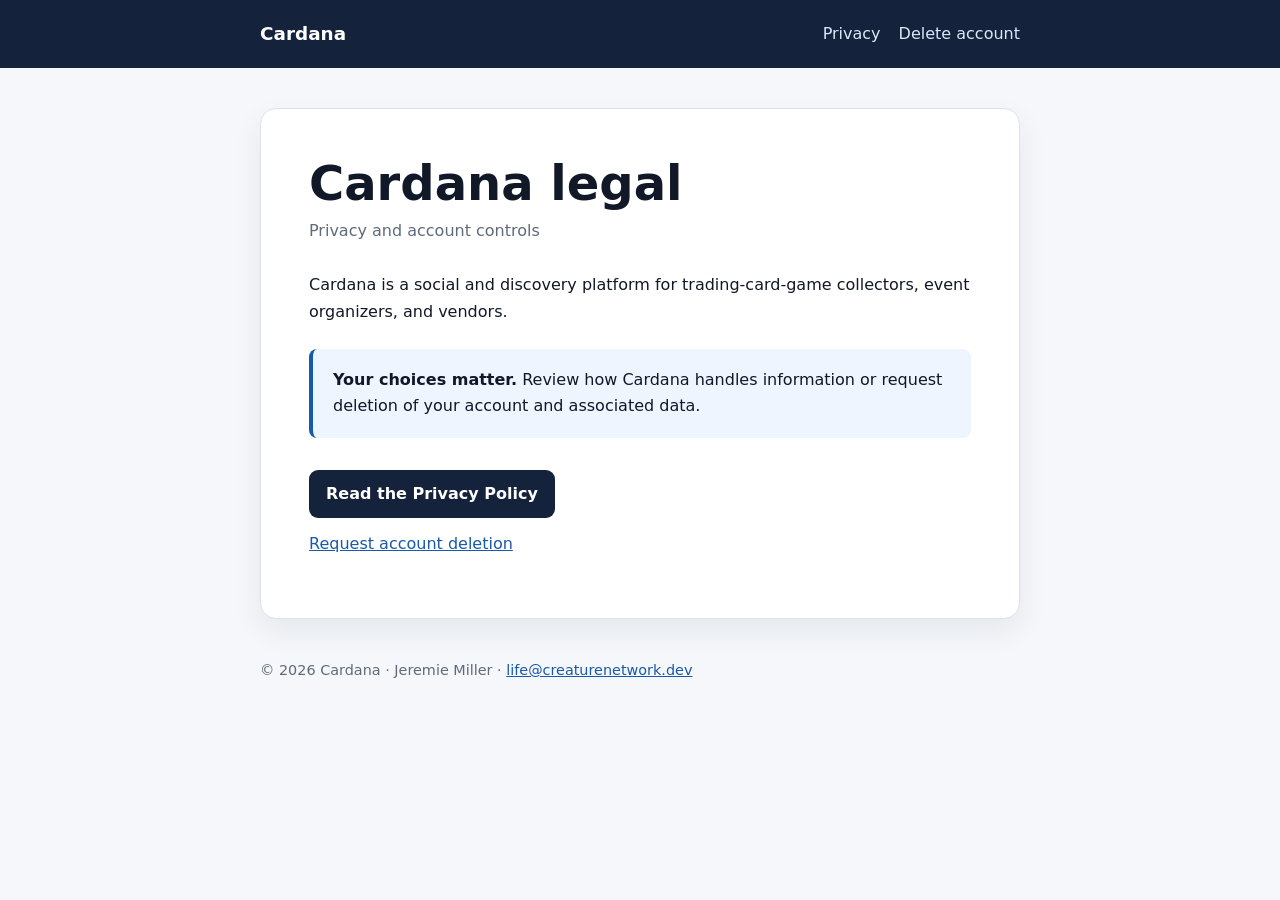
<file: index.html>
<!doctype html>
<html lang="en">
<head>
  <meta charset="utf-8">
  <meta name="viewport" content="width=device-width, initial-scale=1">
  <meta name="description" content="Privacy and account deletion information for Cardana.">
  <title>Cardana Legal</title>
  <link rel="stylesheet" href="styles.css">
</head>
<body>
  <header><nav class="nav" aria-label="Primary"><a class="brand" href="index.html">Cardana</a><div class="nav-links"><a href="privacy.html">Privacy</a><a href="delete-account.html">Delete account</a></div></nav></header>
  <main>
    <h1>Cardana legal</h1>
    <p class="eyebrow">Privacy and account controls</p>
    <p>Cardana is a social and discovery platform for trading-card-game collectors, event organizers, and vendors.</p>
    <div class="callout"><strong>Your choices matter.</strong> Review how Cardana handles information or request deletion of your account and associated data.</div>
    <p><a class="button" href="privacy.html">Read the Privacy Policy</a></p>
    <p><a href="delete-account.html">Request account deletion</a></p>
  </main>
  <footer>© 2026 Cardana · Jeremie Miller · <a href="mailto:life@creaturenetwork.dev">life@creaturenetwork.dev</a></footer>
</body>
</html>
</file>
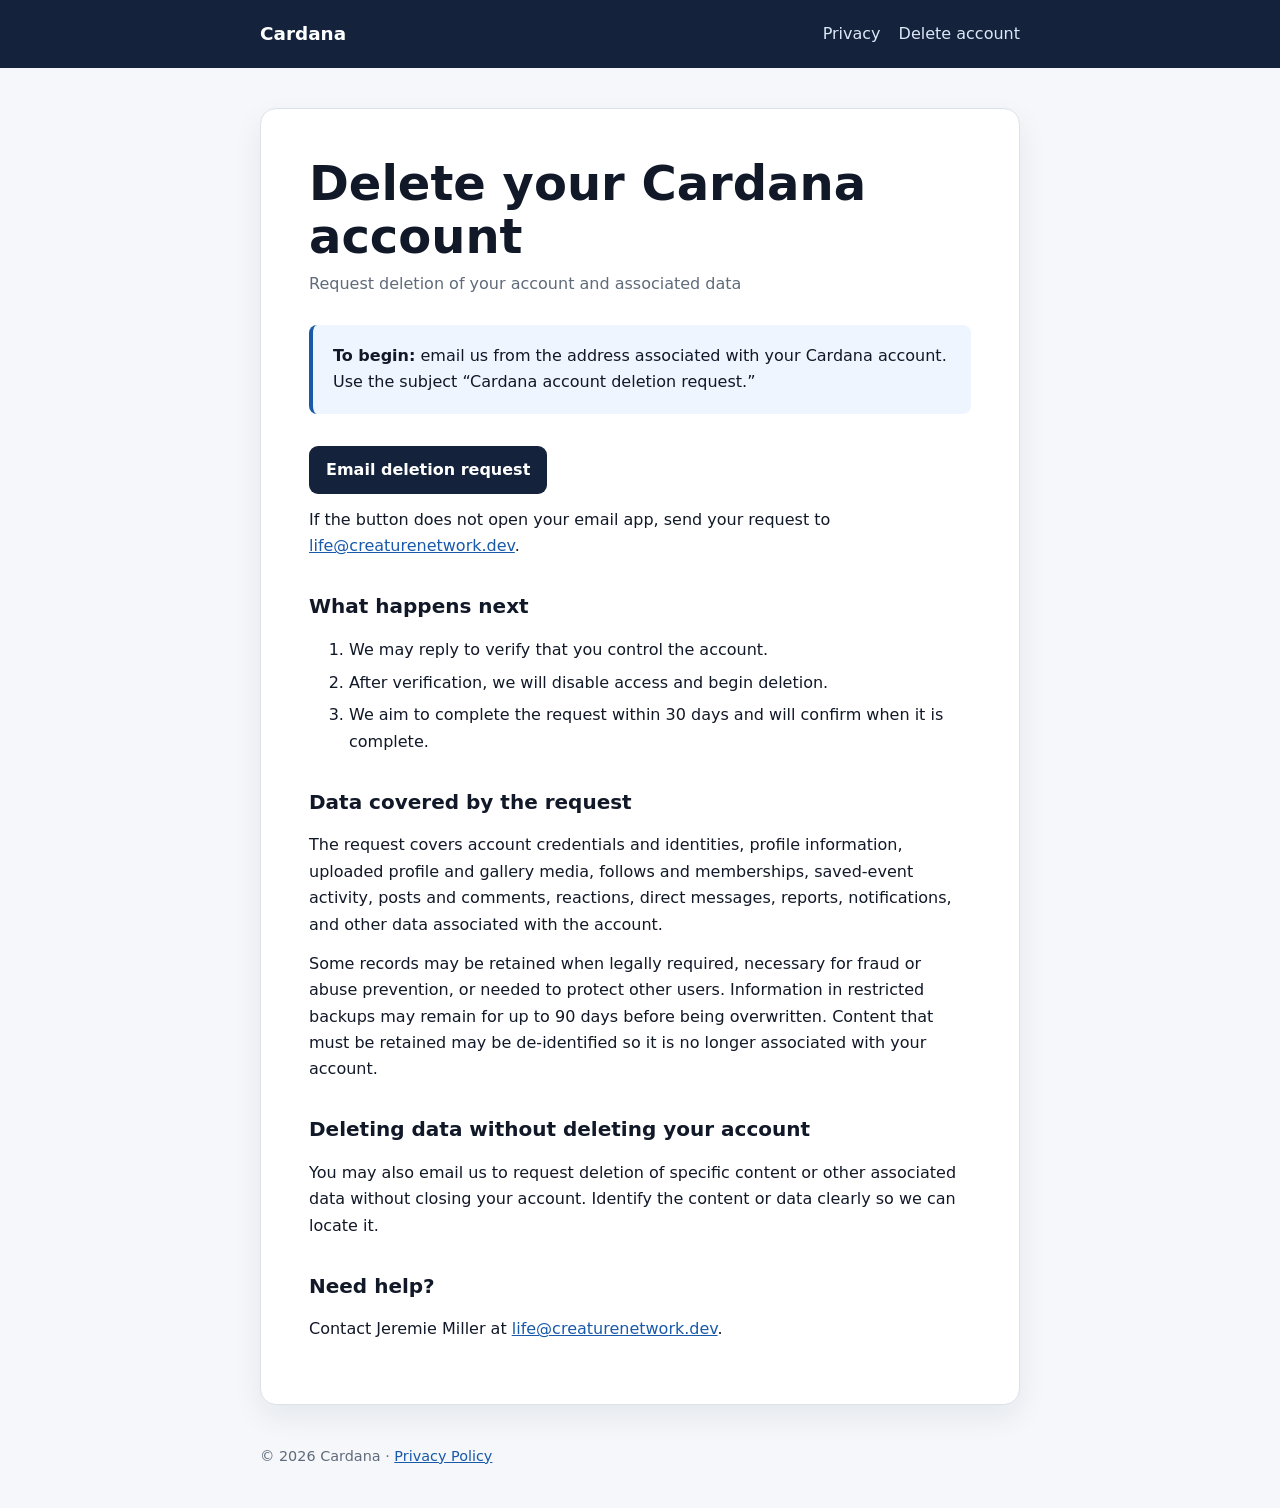
<file: delete-account.html>
<!doctype html>
<html lang="en">
<head>
  <meta charset="utf-8">
  <meta name="viewport" content="width=device-width, initial-scale=1">
  <meta name="description" content="Request deletion of a Cardana account and associated data.">
  <title>Delete Your Account · Cardana</title>
  <link rel="stylesheet" href="styles.css">
</head>
<body>
  <header><nav class="nav" aria-label="Primary"><a class="brand" href="index.html">Cardana</a><div class="nav-links"><a href="privacy.html">Privacy</a><a href="delete-account.html" aria-current="page">Delete account</a></div></nav></header>
  <main>
    <h1>Delete your Cardana account</h1>
    <p class="eyebrow">Request deletion of your account and associated data</p>
    <div class="callout"><strong>To begin:</strong> email us from the address associated with your Cardana account. Use the subject “Cardana account deletion request.”</div>
    <p><a class="button" href="mailto:life@creaturenetwork.dev?subject=Cardana%20account%20deletion%20request&body=Please%20delete%20my%20Cardana%20account%20and%20associated%20data.%0A%0AEmail%20on%20the%20account%3A%20">Email deletion request</a></p>
    <p>If the button does not open your email app, send your request to <a href="mailto:life@creaturenetwork.dev">life@creaturenetwork.dev</a>.</p>

    <h2>What happens next</h2>
    <ol>
      <li>We may reply to verify that you control the account.</li>
      <li>After verification, we will disable access and begin deletion.</li>
      <li>We aim to complete the request within 30 days and will confirm when it is complete.</li>
    </ol>

    <h2>Data covered by the request</h2>
    <p>The request covers account credentials and identities, profile information, uploaded profile and gallery media, follows and memberships, saved-event activity, posts and comments, reactions, direct messages, reports, notifications, and other data associated with the account.</p>
    <p>Some records may be retained when legally required, necessary for fraud or abuse prevention, or needed to protect other users. Information in restricted backups may remain for up to 90 days before being overwritten. Content that must be retained may be de-identified so it is no longer associated with your account.</p>

    <h2>Deleting data without deleting your account</h2>
    <p>You may also email us to request deletion of specific content or other associated data without closing your account. Identify the content or data clearly so we can locate it.</p>

    <h2>Need help?</h2>
    <p>Contact Jeremie Miller at <a href="mailto:life@creaturenetwork.dev">life@creaturenetwork.dev</a>.</p>
  </main>
  <footer>© 2026 Cardana · <a href="privacy.html">Privacy Policy</a></footer>
</body>
</html>
</file>
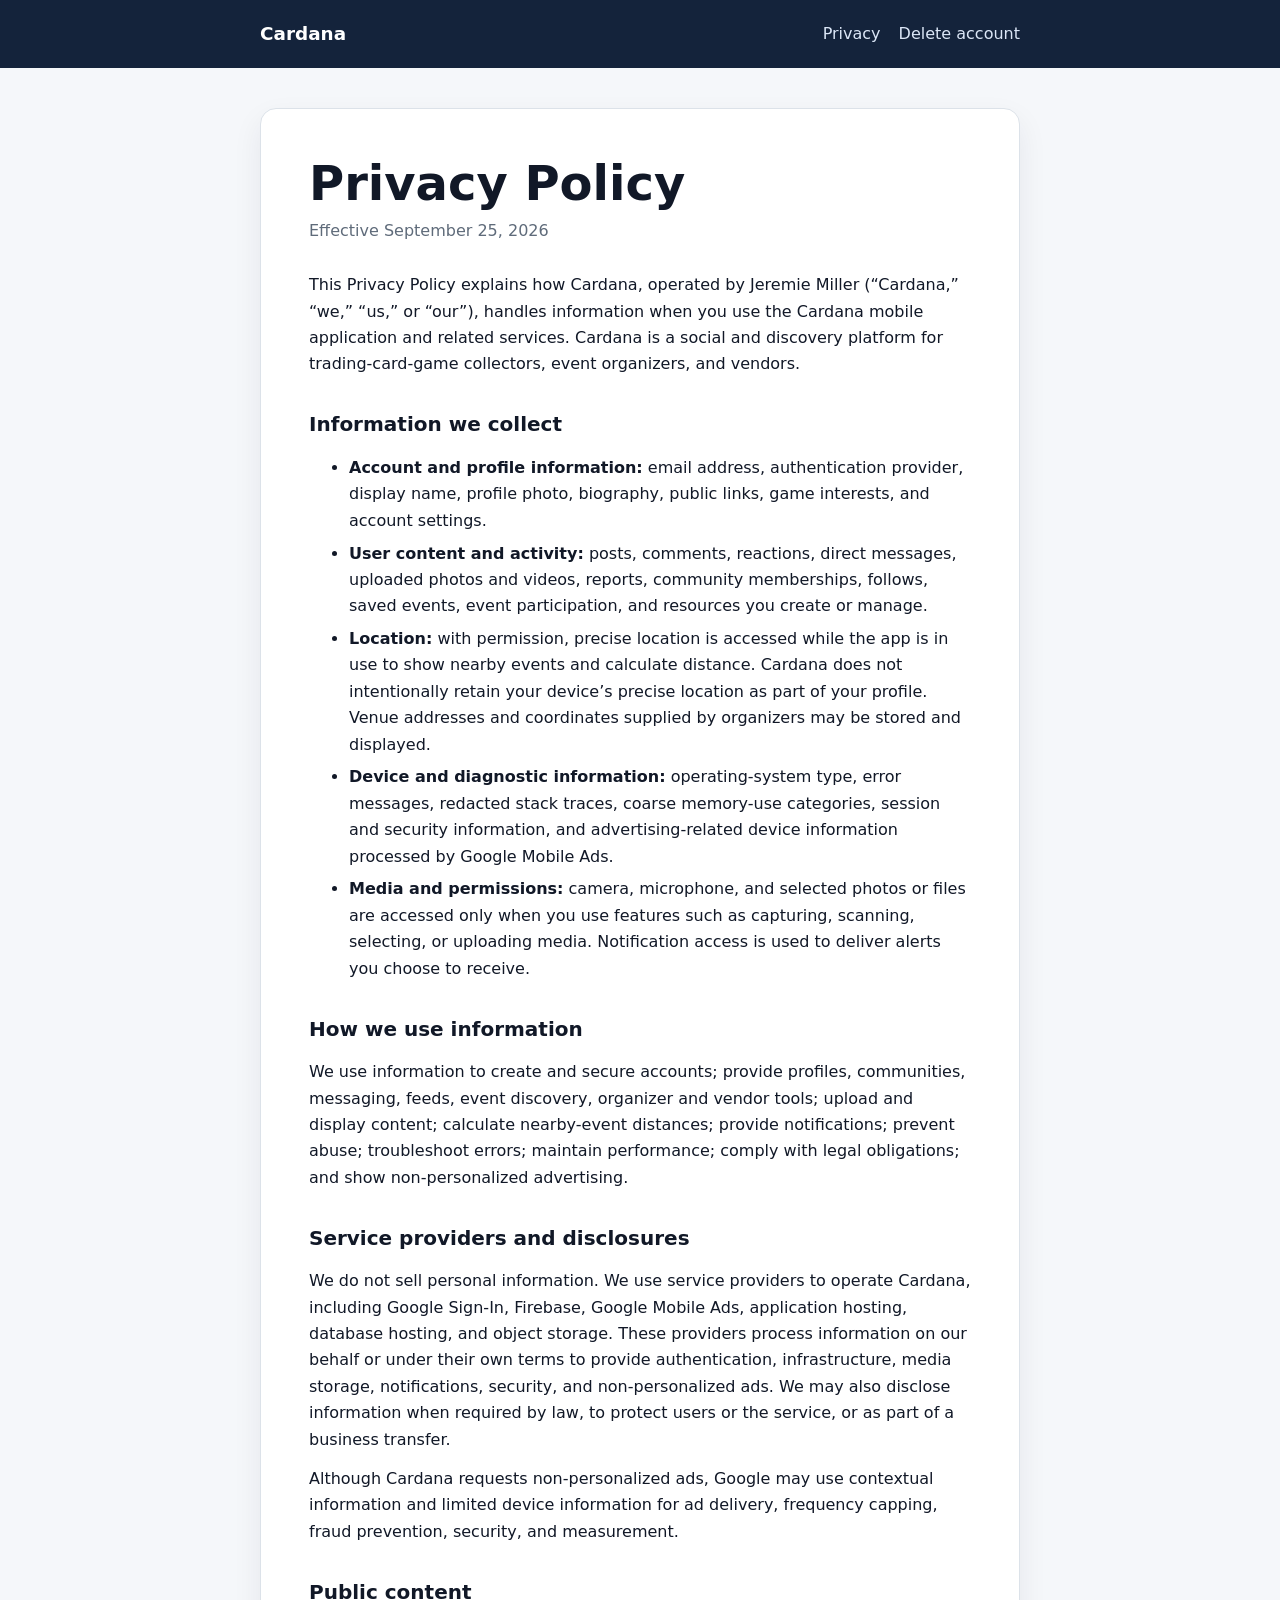
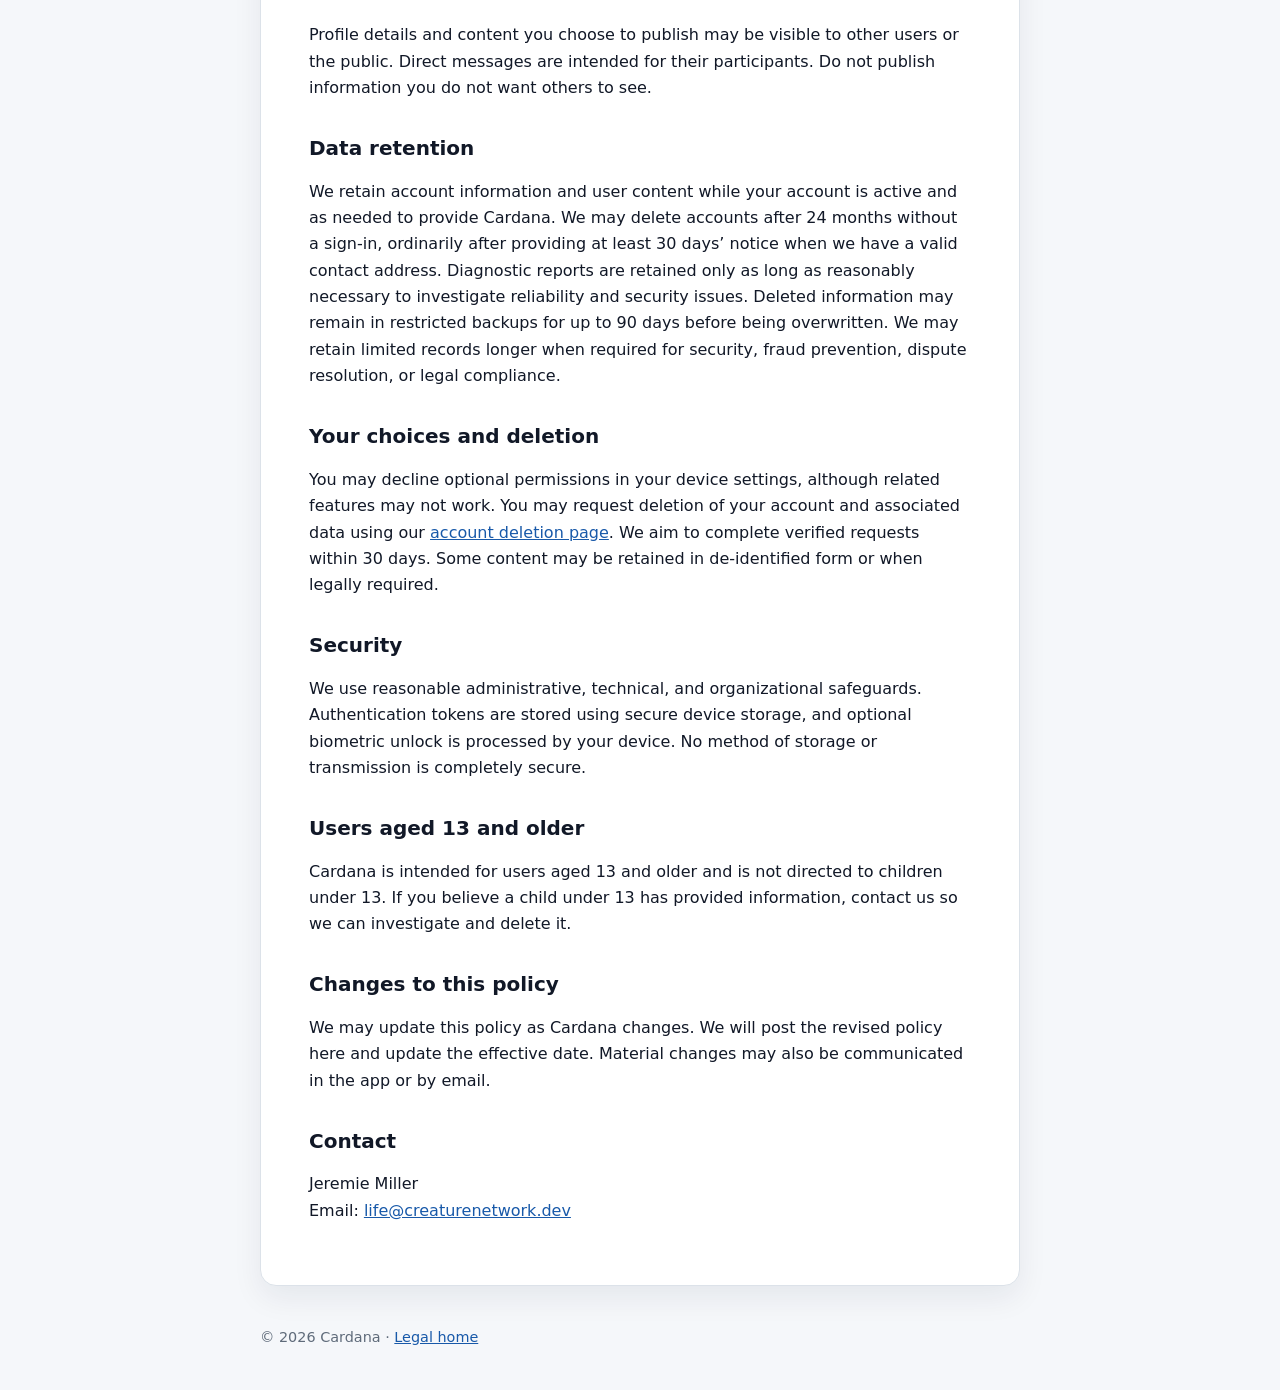
<file: privacy.html>
<!doctype html>
<html lang="en">
<head>
  <meta charset="utf-8">
  <meta name="viewport" content="width=device-width, initial-scale=1">
  <meta name="description" content="Cardana Privacy Policy.">
  <title>Privacy Policy · Cardana</title>
  <link rel="stylesheet" href="styles.css">
</head>
<body>
  <header><nav class="nav" aria-label="Primary"><a class="brand" href="index.html">Cardana</a><div class="nav-links"><a href="privacy.html" aria-current="page">Privacy</a><a href="delete-account.html">Delete account</a></div></nav></header>
  <main>
    <h1>Privacy Policy</h1>
    <p class="eyebrow">Effective September 25, 2026</p>
    <p>This Privacy Policy explains how Cardana, operated by Jeremie Miller (“Cardana,” “we,” “us,” or “our”), handles information when you use the Cardana mobile application and related services. Cardana is a social and discovery platform for trading-card-game collectors, event organizers, and vendors.</p>

    <h2>Information we collect</h2>
    <ul>
      <li><strong>Account and profile information:</strong> email address, authentication provider, display name, profile photo, biography, public links, game interests, and account settings.</li>
      <li><strong>User content and activity:</strong> posts, comments, reactions, direct messages, uploaded photos and videos, reports, community memberships, follows, saved events, event participation, and resources you create or manage.</li>
      <li><strong>Location:</strong> with permission, precise location is accessed while the app is in use to show nearby events and calculate distance. Cardana does not intentionally retain your device’s precise location as part of your profile. Venue addresses and coordinates supplied by organizers may be stored and displayed.</li>
      <li><strong>Device and diagnostic information:</strong> operating-system type, error messages, redacted stack traces, coarse memory-use categories, session and security information, and advertising-related device information processed by Google Mobile Ads.</li>
      <li><strong>Media and permissions:</strong> camera, microphone, and selected photos or files are accessed only when you use features such as capturing, scanning, selecting, or uploading media. Notification access is used to deliver alerts you choose to receive.</li>
    </ul>

    <h2>How we use information</h2>
    <p>We use information to create and secure accounts; provide profiles, communities, messaging, feeds, event discovery, organizer and vendor tools; upload and display content; calculate nearby-event distances; provide notifications; prevent abuse; troubleshoot errors; maintain performance; comply with legal obligations; and show non-personalized advertising.</p>

    <h2>Service providers and disclosures</h2>
    <p>We do not sell personal information. We use service providers to operate Cardana, including Google Sign-In, Firebase, Google Mobile Ads, application hosting, database hosting, and object storage. These providers process information on our behalf or under their own terms to provide authentication, infrastructure, media storage, notifications, security, and non-personalized ads. We may also disclose information when required by law, to protect users or the service, or as part of a business transfer.</p>
    <p>Although Cardana requests non-personalized ads, Google may use contextual information and limited device information for ad delivery, frequency capping, fraud prevention, security, and measurement.</p>

    <h2>Public content</h2>
    <p>Profile details and content you choose to publish may be visible to other users or the public. Direct messages are intended for their participants. Do not publish information you do not want others to see.</p>

    <h2>Data retention</h2>
    <p>We retain account information and user content while your account is active and as needed to provide Cardana. We may delete accounts after 24 months without a sign-in, ordinarily after providing at least 30 days’ notice when we have a valid contact address. Diagnostic reports are retained only as long as reasonably necessary to investigate reliability and security issues. Deleted information may remain in restricted backups for up to 90 days before being overwritten. We may retain limited records longer when required for security, fraud prevention, dispute resolution, or legal compliance.</p>

    <h2>Your choices and deletion</h2>
    <p>You may decline optional permissions in your device settings, although related features may not work. You may request deletion of your account and associated data using our <a href="delete-account.html">account deletion page</a>. We aim to complete verified requests within 30 days. Some content may be retained in de-identified form or when legally required.</p>

    <h2>Security</h2>
    <p>We use reasonable administrative, technical, and organizational safeguards. Authentication tokens are stored using secure device storage, and optional biometric unlock is processed by your device. No method of storage or transmission is completely secure.</p>

    <h2>Users aged 13 and older</h2>
    <p>Cardana is intended for users aged 13 and older and is not directed to children under 13. If you believe a child under 13 has provided information, contact us so we can investigate and delete it.</p>

    <h2>Changes to this policy</h2>
    <p>We may update this policy as Cardana changes. We will post the revised policy here and update the effective date. Material changes may also be communicated in the app or by email.</p>

    <h2>Contact</h2>
    <p>Jeremie Miller<br>Email: <a href="mailto:life@creaturenetwork.dev">life@creaturenetwork.dev</a></p>
  </main>
  <footer>© 2026 Cardana · <a href="index.html">Legal home</a></footer>
</body>
</html>
</file>
<file: styles.css>
:root {
  color-scheme: light;
  --ink: #111827;
  --muted: #5f6b7a;
  --line: #dce2e9;
  --surface: #ffffff;
  --wash: #f5f7fa;
  --brand: #14233b;
  --link: #1859a9;
}

* { box-sizing: border-box; }

body {
  margin: 0;
  background: var(--wash);
  color: var(--ink);
  font-family: Inter, ui-sans-serif, system-ui, -apple-system, BlinkMacSystemFont, "Segoe UI", sans-serif;
  font-size: 16px;
  line-height: 1.65;
}

header {
  background: var(--brand);
  color: white;
}

.nav, main, footer {
  width: min(760px, calc(100% - 40px));
  margin: 0 auto;
}

.nav {
  display: flex;
  align-items: center;
  justify-content: space-between;
  min-height: 68px;
  gap: 24px;
}

.brand { color: white; font-size: 1.15rem; font-weight: 750; text-decoration: none; }
.nav-links { display: flex; gap: 18px; }
.nav-links a { color: #dce7f7; text-decoration: none; }
.nav-links a:hover, .nav-links a:focus { color: white; text-decoration: underline; }

main {
  margin-top: 40px;
  margin-bottom: 40px;
  padding: clamp(24px, 5vw, 48px);
  background: var(--surface);
  border: 1px solid var(--line);
  border-radius: 16px;
  box-shadow: 0 12px 30px rgba(20, 35, 59, .07);
}

h1 { margin: 0 0 8px; font-size: clamp(2rem, 6vw, 3rem); line-height: 1.1; }
h2 { margin-top: 2.1rem; font-size: 1.25rem; line-height: 1.35; }
p, ul { margin: .8rem 0; }
li + li { margin-top: .4rem; }
a { color: var(--link); }
.eyebrow { color: var(--muted); margin: 0 0 28px; }
.callout { margin: 24px 0; padding: 18px 20px; background: #eef5ff; border-left: 4px solid var(--link); border-radius: 8px; }
.button { display: inline-block; margin-top: 8px; padding: 11px 17px; color: white; background: var(--brand); border-radius: 9px; font-weight: 700; text-decoration: none; }
.button:hover, .button:focus { background: #213a61; }
footer { padding: 0 0 40px; color: var(--muted); font-size: .9rem; }

@media (max-width: 560px) {
  .nav { align-items: flex-start; flex-direction: column; padding: 16px 0; }
  .nav-links { gap: 12px; }
  main { width: min(100% - 24px, 760px); margin-top: 20px; padding: 24px 20px; border-radius: 12px; }
}
</file>
